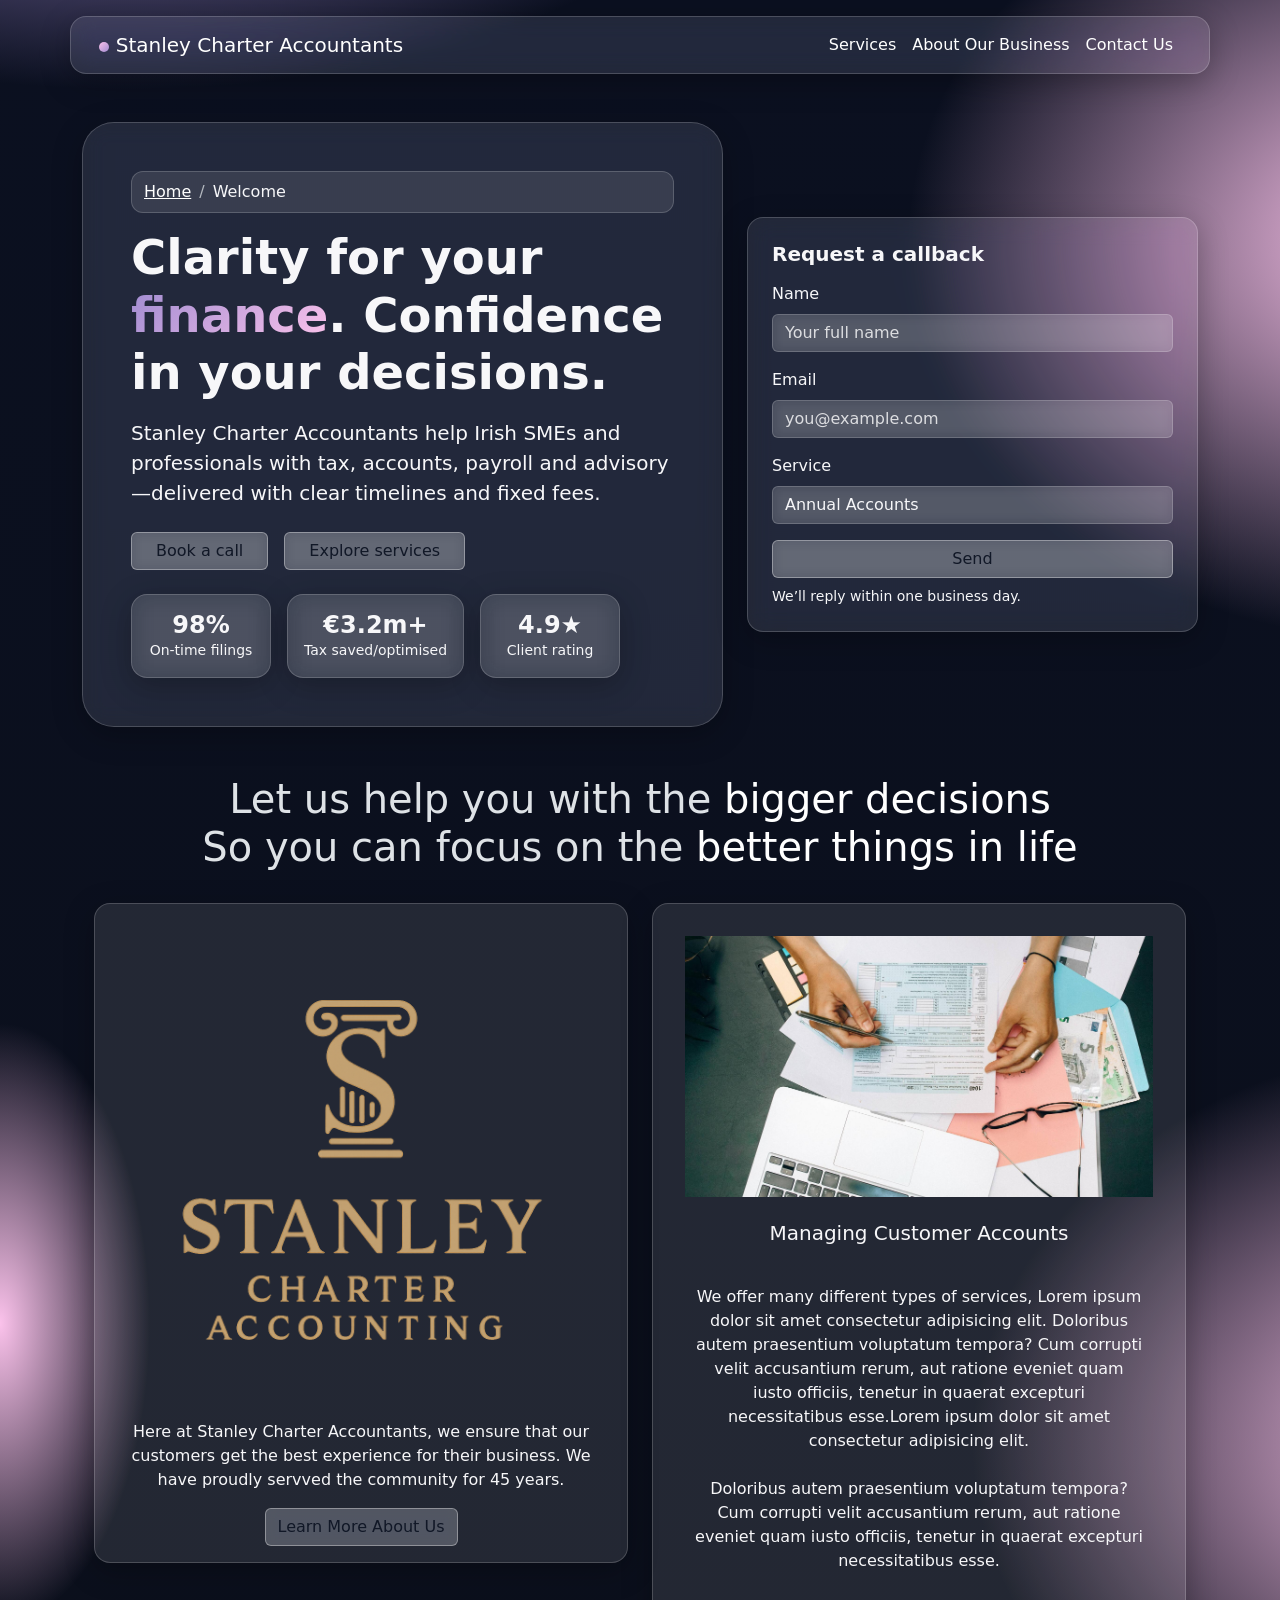
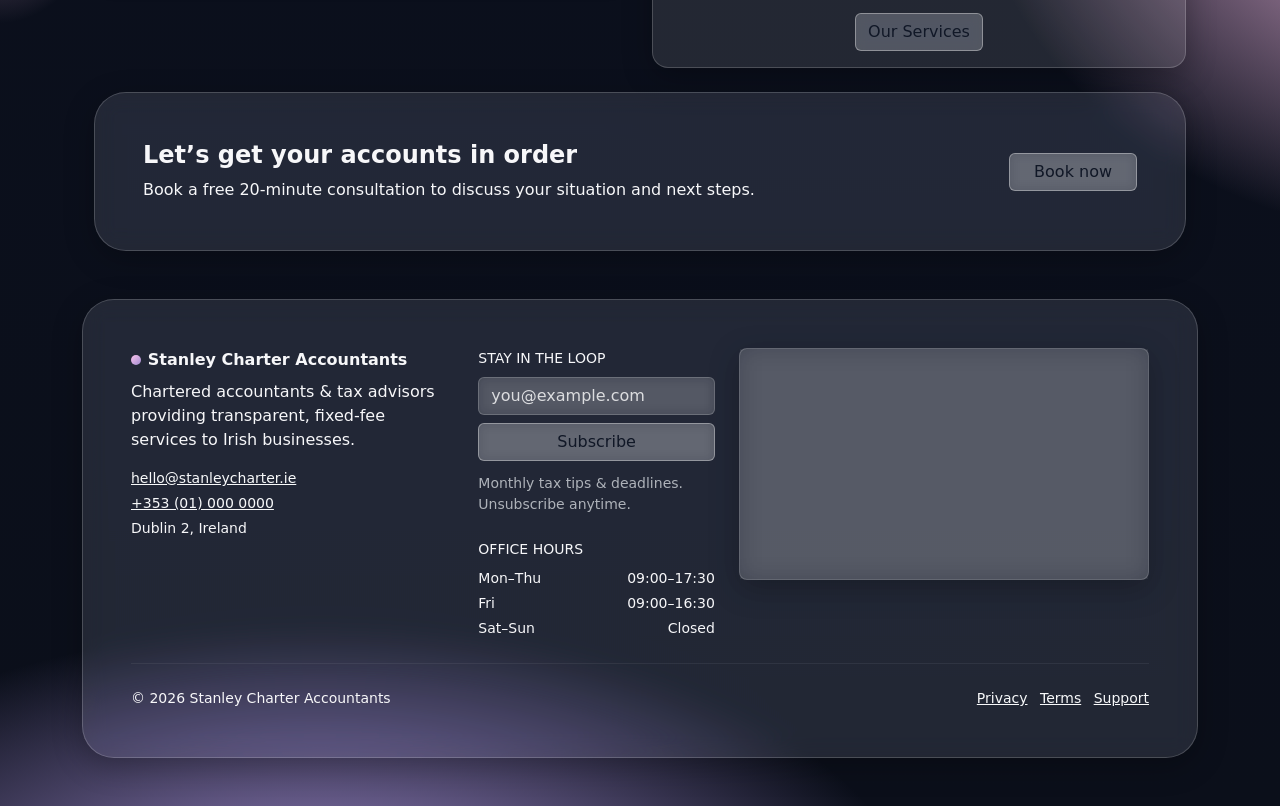
<file: CA3-ContactForm-Bootstrap-ZoeKearney-D00285411-5/Index.html>
<!doctype html>
<html lang="en">
  <head>
    <meta charset="utf-8">
    <meta name="viewport" content="width=device-width, initial-scale=1">
    <meta name="description" content="">
    <meta name="author" content="Mark Otto, Jacob Thornton, and Bootstrap contributors">
    <meta name="generator" content="Hugo 0.80.0">
    <title>Stanley Charter Accountants</title>
    <script src="https://code.jquery.com/jquery-3.7.1.min.js"></script>

    <!-- Bootstrap core CSS -->
    <link href="css/bootstrap.min.css" rel="stylesheet">
    <!-- Custom styles for this template -->
    <link href="css/Custom/mystyle.css" rel="stylesheet">
    <link href="css/Custom/glass.css" rel="stylesheet">
  </head>
  <body class="glass-theme bg-glass-backdrop" data-bs-theme="dark">
    
    <nav class="navbar navbar-expand-lg container mt-3 rounded-4 px-3">
      <div class="container">
        <a class="navbar-brand" href="Index.html">
          <span class="logo-dot"></span>Stanley Charter Accountants</a>
        <button class="navbar-toggler" type="button" data-bs-toggle="collapse" data-bs-target="#navbarsExample07" aria-controls="navbarsExample07" aria-expanded="false" aria-label="Toggle navigation">
          <span class="navbar-toggler-icon"></span>
        </button>
  
        <div class="collapse navbar-collapse" id="navbarsExample07">
          <ul class="navbar-nav me-auto mb-2 mb-lg-0">
          </ul>
          <span class="d-flex">
            <ul class="navbar-nav me-auto mb-2 mb-lg-0">
              <li class="nav-item">
                <a class="nav-link brand-underline" aria-current="page" href="1Services.html">Services</a>
              </li>
              <li class="nav-item">
                <a class="nav-link brand-underline" aria-current="page" href="2AboutUs.html">About Our Business</a>
              </li>
              <li class="nav-item">
                <a class="nav-link brand-underline" aria-current="page" href="3ContactUs.html">Contact Us</a>
              </li>
            </ul>
          </span>
          </div>
      </div>
    </nav>
  
    <header class="container py-5">
      <div class="row align-items-center gy-4">
        <div class="col-lg-7">
          <div class="glass p-5 rounded-5">
            <nav aria-label="breadcrumb" class="mb-3">
              <ol class="breadcrumb mb-0">
                <li class="breadcrumb-item"><a href="#">Home</a></li>
                <li class="breadcrumb-item" aria-current="page">Welcome</li>
              </ol>
            </nav>
            <h1 class="display-5 fw-bold">Clarity for your <span class="brand-accent">finance</span>. Confidence in your decisions.</h1>
            <p class="lead mt-3">Stanley Charter Accountants help Irish SMEs and professionals with tax, accounts, payroll and advisory—delivered with clear timelines and fixed fees.</p>
            <div class="d-flex gap-3 mt-4">
              <button class="btn btn-light glass-btn px-4" data-bs-toggle="modal" data-bs-target="#consultModal">Book a call</button>
              <a href="#services" class="btn btn-outline-light px-4">Explore services</a>
            </div>
            <div class="d-flex gap-3 hero-kpi mt-4 flex-wrap">
              <div class="kpi glass rounded-4 p-3 text-center"><div class="h4 fw-bold mb-0">98%</div><div class="small text-opacity-75">On-time filings</div></div>
              <div class="kpi glass rounded-4 p-3 text-center"><div class="h4 fw-bold mb-0">€3.2m+</div><div class="small text-opacity-75">Tax saved/optimised</div></div>
              <div class="kpi glass rounded-4 p-3 text-center"><div class="h4 fw-bold mb-0">4.9★</div><div class="small text-opacity-75">Client rating</div></div>
            </div>
          </div>
        </div>
        <div class="col-lg-5">
          <form class="glass p-4 rounded-4">
            <h2 class="h5 fw-semibold mb-3">Request a callback</h2>
            <div class="mb-3">
              <label class="form-label">Name</label>
              <input type="text" class="form-control" placeholder="Your full name">
            </div>
            <div class="mb-3">
              <label class="form-label">Email</label>
              <input type="email" class="form-control" placeholder="you@example.com">
            </div>
            <div class="mb-3">
              <label class="form-label">Service</label>
              <select class="form-select">
                <option>Annual Accounts</option>
                <option>Tax Returns</option>
                <option>Payroll</option>
                <option>Business Advisory</option>
              </select>
            </div>
            <button type="button" class="btn btn-light glass-btn w-100 toastTrigger" >Send</button>
            <p class="small text-opacity-75 mt-2 mb-0">We’ll reply within one business day.</p>
          </form>
        </div>
      </div>
    </header>
  

        

    <!-- <div class="container py-5">
      <div class="card mb-4">
        <div class="card-body">
          <h5 class="card-title">This card is glassy via hook</h5>
          <p class="card-text">Standard Bootstrap card, styled by the theme.</p>
          <button class="btn btn-light glass-btn">Glass Button</button>
        </div>
      </div>
    
      <div class="card glass mb-4">
        <div class="card-body">
          <h5 class="card-title">Forced glass</h5>
          <p class="card-text">`.glass` utility makes any block translucent.</p>
        </div>
      </div>
    </div>
     -->

<main class="container">
  <div class=" text-center pb-4">
    <h1>Let us help you with the <span class='brand-underline'>bigger decisions </span> <br>So you can focus on the <span class='brand-underline'>better things in life</span></h1>
      </div>
    </div>
        </div>
    

    <div class="container text-center">
      <div class="row">
        <div class="col-12 col-lg-6">
          <div class="card mb-4">
          <div class="card-body">
            <img src="images/StanleyLogoTransparent.png" class="img-fluid"  alt="...">
            <p class="card-text">Here at Stanley Charter Accountants, we ensure that our customers get the best experience for their business. We have proudly servved the community for 45 years.</p>
            <a button href="2AboutUs.html" class="btn btn-light glass-btn">Learn More About Us</a> 
          </div></div>

        </div>
        <div class="col-12 col-lg-6">
          <div class="card mb-4">
          <div class="card-body">
            <img src="images/Papers.jpg" class="img-fluid p-3"  alt="...">
            <h5 class="card-title p-2">Managing Customer Accounts</h5>
            <p class="card-text card-text-bottom p-4">We offer many different types of services, Lorem ipsum dolor sit amet consectetur adipisicing elit. Doloribus autem praesentium voluptatum tempora? Cum corrupti velit accusantium rerum, aut ratione eveniet quam iusto officiis, tenetur in quaerat excepturi necessitatibus esse.Lorem ipsum dolor sit amet consectetur adipisicing elit.<br><br> Doloribus autem praesentium voluptatum tempora? Cum corrupti velit accusantium rerum, aut ratione eveniet quam iusto officiis, tenetur in quaerat excepturi necessitatibus esse.</p>
            <a button href="1Services.html" class="btn btn-light glass-btn">Our Services</a> 
          </div>
        </div></div>
      </div>
    </div>

    <!-- <nav class="navbar navbar-expand-lg container mt-3 rounded-4 px-3">
        <div class="row">
        <a class="navbar-brand" href="0Home.html">
          <span class="logo-dot"></span>Stanley Charter Accountants</a>
        <button class="navbar-toggler" type="button" data-bs-toggle="collapse" data-bs-target="#navbarsExample07" aria-controls="navbarsExample07" aria-expanded="false" aria-label="Toggle navigation">
          <span class="navbar-toggler-icon"></span>
        </button>
        <div class="collapse navbar-collapse align-items-right">
          <ul class="navbar-nav me-auto mb-2 mb-lg-0">
          </ul>
          <span class="d-flex">
            <ul class="navbar-nav me-auto mb-2 mb-lg-0">
              <li class="nav-item">
                <a class="nav-link" aria-current="page" href="1Services.html">Services</a>
              </li>
              <li class="nav-item">
                <a class="nav-link" aria-current="page" href="2AboutUs.html">About Our Business</a>
              </li>
              <li class="nav-item">
                <a class="nav-link" aria-current="page" href="3ContactUs.html">Contact Us</a>
              </li>
            </ul>
          </span>
          </div>
          <div class="row">
            <div id="demoToast" class="toast align-items-center border-0" role="alert" aria-live="assertive" aria-atomic="true">
              <div class="d-flex">
                <div class="toast-body">
                  Thanks! We’ll be in touch shortly.
                </div>
                <button type="button" class="btn-close btn-close-white me-2 m-auto" data-bs-dismiss="toast" aria-label="Close"></button>
              </div>
            </div>
            <p class="card-text">Standard Bootstrap card, styled by the theme.</p>
      </div>
   
    </nav> -->
  
    <section class="container pb-5" id="cta">
    <div class="glass rounded-5 p-4 p-md-5 d-flex flex-column flex-md-row align-items-md-center">
      <div class="flex-fill">
        <h2 class="h4 fw-semibold mb-2">Let’s get your accounts in order</h2>
        <p class="mb-0">Book a free 20-minute consultation to discuss your situation and next steps.</p>
      </div>
      <button class="btn btn-light glass-btn mt-3 mt-md-0 ms-md-3 px-4" data-bs-toggle="modal" data-bs-target="#consultModal">Book now</button>
    </div>
  </section>




    
  </main><!-- /.container -->

<!-- FOOTER (Simplified Glassmorphic) -->
<footer class="mt-auto">
  <div class="container pb-4 pb-md-5">
    <div class="glass rounded-5 p-4 p-md-5">
      <div class="row g-4">
        <!-- About / Brand -->
        <div class="col-12 col-md-4">
          <div class="d-flex align-items-center mb-2">
            <span class="logo-dot"></span>
            <span class="fw-semibold">Stanley Charter Accountants</span>
          </div>
          <p class="mb-3 text-opacity-75">
            Chartered accountants & tax advisors providing transparent,
            fixed-fee services to Irish businesses.
          </p>
          <ul class="list-unstyled small text-opacity-75 mb-0">
            <li class="mb-1"><a class="link-light" href="mailto:hello@stanleycharter.ie">hello@stanleycharter.ie</a></li>
            <li class="mb-1"><a class="link-light" href="tel:+3531000000">+353 (01) 000 0000</a></li>
            <li>Dublin 2, Ireland</li>
          </ul>
        </div>

        <!-- Quick Links -->
        <div class="col-12 col-md-6 col-lg-3">
          <div class="small text-uppercase text-opacity-75 mb-2">Stay in the loop</div>
          <form class="row g-2">
            <div class="col-12">
              <input type="email" class="form-control" placeholder="you@example.com" aria-label="Email for newsletter">
            </div>
            <div class="col-12 d-grid">
              <button type="button" class="btn btn-light glass-btn">Subscribe</button>
            </div>
            <div class="col-12">
              <div class="form-text text-opacity-75">Monthly tax tips & deadlines. Unsubscribe anytime.</div>
            </div>
          </form>

          <!-- Hours using a simple two-column layout -->
          <div class="mt-4">
            <div class="small text-uppercase text-opacity-75 mb-2">Office Hours</div>
            <div class="row row-cols-2 g-1 small">
              <div class="col text-opacity-75">Mon–Thu</div><div class="col text-end">09:00–17:30</div>
              <div class="col text-opacity-75">Fri</div><div class="col text-end">09:00–16:30</div>
              <div class="col text-opacity-75">Sat–Sun</div><div class="col text-end">Closed</div>
            </div>
          </div>
        </div>


        <!-- Services -->
        <div class="col-6 col-md-5">
          <div class="glass ratio ratio-16x9 rounded-3">
          <iframe
                    src="https://www.google.com/maps/embed?pb=!1m18!1m12!1m3!1d9528.75154526004!2d-6.264573113336666!3d53.33989280659701!2m3!1f0!2f0!3f0!3m2!1i1024!2i768!4f13.1!3m3!1m2!1s0x48670e99f179a43f%3A0xd184cba93356be9e!2sDublin%202!5e0!3m2!1sen!2sie!4v1762451367637!5m2!1sen!2sie"
                    title="Map placeholder"
                    style="background: rgba(255,255,255,.06); border: 0;"
                  ></iframe>
                </div>

          <!-- <div class="small text-uppercase text-opacity-75 mb-2">Services</div>
          <ul class="list-unstyled mb-0">
            <li class="mb-1"><a class="link-light" href="#">Accounts</a></li>
            <li class="mb-1"><a class="link-light" href="#">Tax Returns</a></li>
            <li class="mb-1"><a class="link-light" href="#">Payroll</a></li>
            <li class="mb-1"><a class="link-light" href="#">Advisory</a></li>
          </ul> -->
        </div>

        <!-- Newsletter -->
        <!-- <div class="col-12 col-md-2">
          <div class="small text-uppercase text-opacity-75 mb-2">Newsletter</div>
          <form class="d-flex flex-column gap-2">
            <input type="email" class="form-control" placeholder="you@example.com" aria-label="Email">
            <button type="button" class="btn btn-light glass-btn">Subscribe</button>
          </form>
          <div class="form-text text-opacity-75 mt-1">
            Monthly tips & updates.
          </div>
        </div> -->
      </div>

      <hr class="border-light border-opacity-25 my-4">

      <!-- Bottom Bar -->
      <div class="row align-items-center small gy-2">
        <div class="col-12 col-md">
          <span class="text-opacity-75">© <span id="year-footer"></span> Stanley Charter Accountants</span>
        </div>
        <div class="col-12 col-md-auto">
          <ul class="list-inline mb-0">
            <li class="list-inline-item"><a class="link-light" href="#">Privacy</a></li>
            <li class="list-inline-item"><a class="link-light" href="#">Terms</a></li>
            <li class="list-inline-item"><a class="link-light" href="#faq">Support</a></li>
          </ul>
        </div>
      </div>
    </div>
  </div>
</footer>

<!-- MODAL (shows modal styling) -->
<div class="modal fade" id="consultModal" tabindex="-1" aria-labelledby="consultModalLabel" aria-hidden="true">
  <div class="modal-dialog modal-dialog-centered">
    <div class="modal-content rounded-4">
      <div class="modal-header">
        <h5 class="modal-title" id="consultModalLabel">Book a free consultation</h5>
        <button type="button" class="btn-close btn-close-white" data-bs-dismiss="modal" aria-label="Close"></button>
      </div>
      <form>
        <div class="modal-body">
          <div class="mb-3">
            <label class="form-label">Full name</label>
            <input type="text" class="form-control" placeholder="Your name">
          </div>
          <div class="mb-3">
            <label class="form-label">Email address</label>
            <input type="email" class="form-control" placeholder="you@example.com">
          </div>
          <div class="mb-3">
            <label class="form-label">Preferred time</label>
            <select class="form-select">
              <option>Morning</option>
              <option>Afternoon</option>
              <option>Evening</option>
            </select>
          </div>
          <div class="mb-3">
            <label class="form-label">Notes</label>
            <textarea class="form-control" rows="3" placeholder="Tell us a little about your needs"></textarea>
          </div>
        </div>
        <div class="modal-footer">
          <button class="btn btn-outline-light" data-bs-dismiss="modal">Close</button>
          <button class="btn btn-light toastTrigger glass-btn " type="button">Request meeting</button>
        </div>
      </form>
    </div>
  </div>
</div>

<!-- TOAST (shows toast styling) -->
<div class="position-fixed bottom-0 end-0 p-3" style="z-index: 1080">
  <div id="demoToast" class="toast align-items-center border-0" role="alert" aria-live="assertive" aria-atomic="true">
    <div class="d-flex">
      <div class="toast-body">
        Thanks! We’ll be in touch shortly.
      </div>
      <button type="button" class="btn-close btn-close-white me-2 m-auto" data-bs-dismiss="toast" aria-label="Close"></button>
    </div>
  </div>
</div>

<script src="js/bootstrap.bundle.min.js"></script>


<script>
  // Keep footer year current
  (document.getElementById('year-footer') || {}).textContent = new Date().getFullYear();

  
const toastTriggers = document.querySelectorAll('.toastTrigger');

toastTriggers.forEach(trigger => {
  trigger.addEventListener('click', (e) => {

    // SHOW TOAST
    const toastEl = document.getElementById('demoToast');
    const toast = new bootstrap.Toast(toastEl, { delay: 3000 });
    toast.show();

    // IF BUTTON IS INSIDE A MODAL → close modal, reset form
    const modal = trigger.closest('.modal');
    if (modal) {
      const modalInstance = bootstrap.Modal.getInstance(modal);
      // Delay to prevent ARIA focus error
      setTimeout(() => modalInstance.hide(), 0);


      // Reset only that modal's form
      const form = modal.querySelector('form');
      if (form) form.reset();
    }

    // IF BUTTON IS INSIDE A FORM ON THE PAGE → reset it
    const parentForm = trigger.closest('form');
    if (parentForm && !modal) {
      parentForm.reset();
    }
  });
});





</script>











  </body>
</html>
</file>
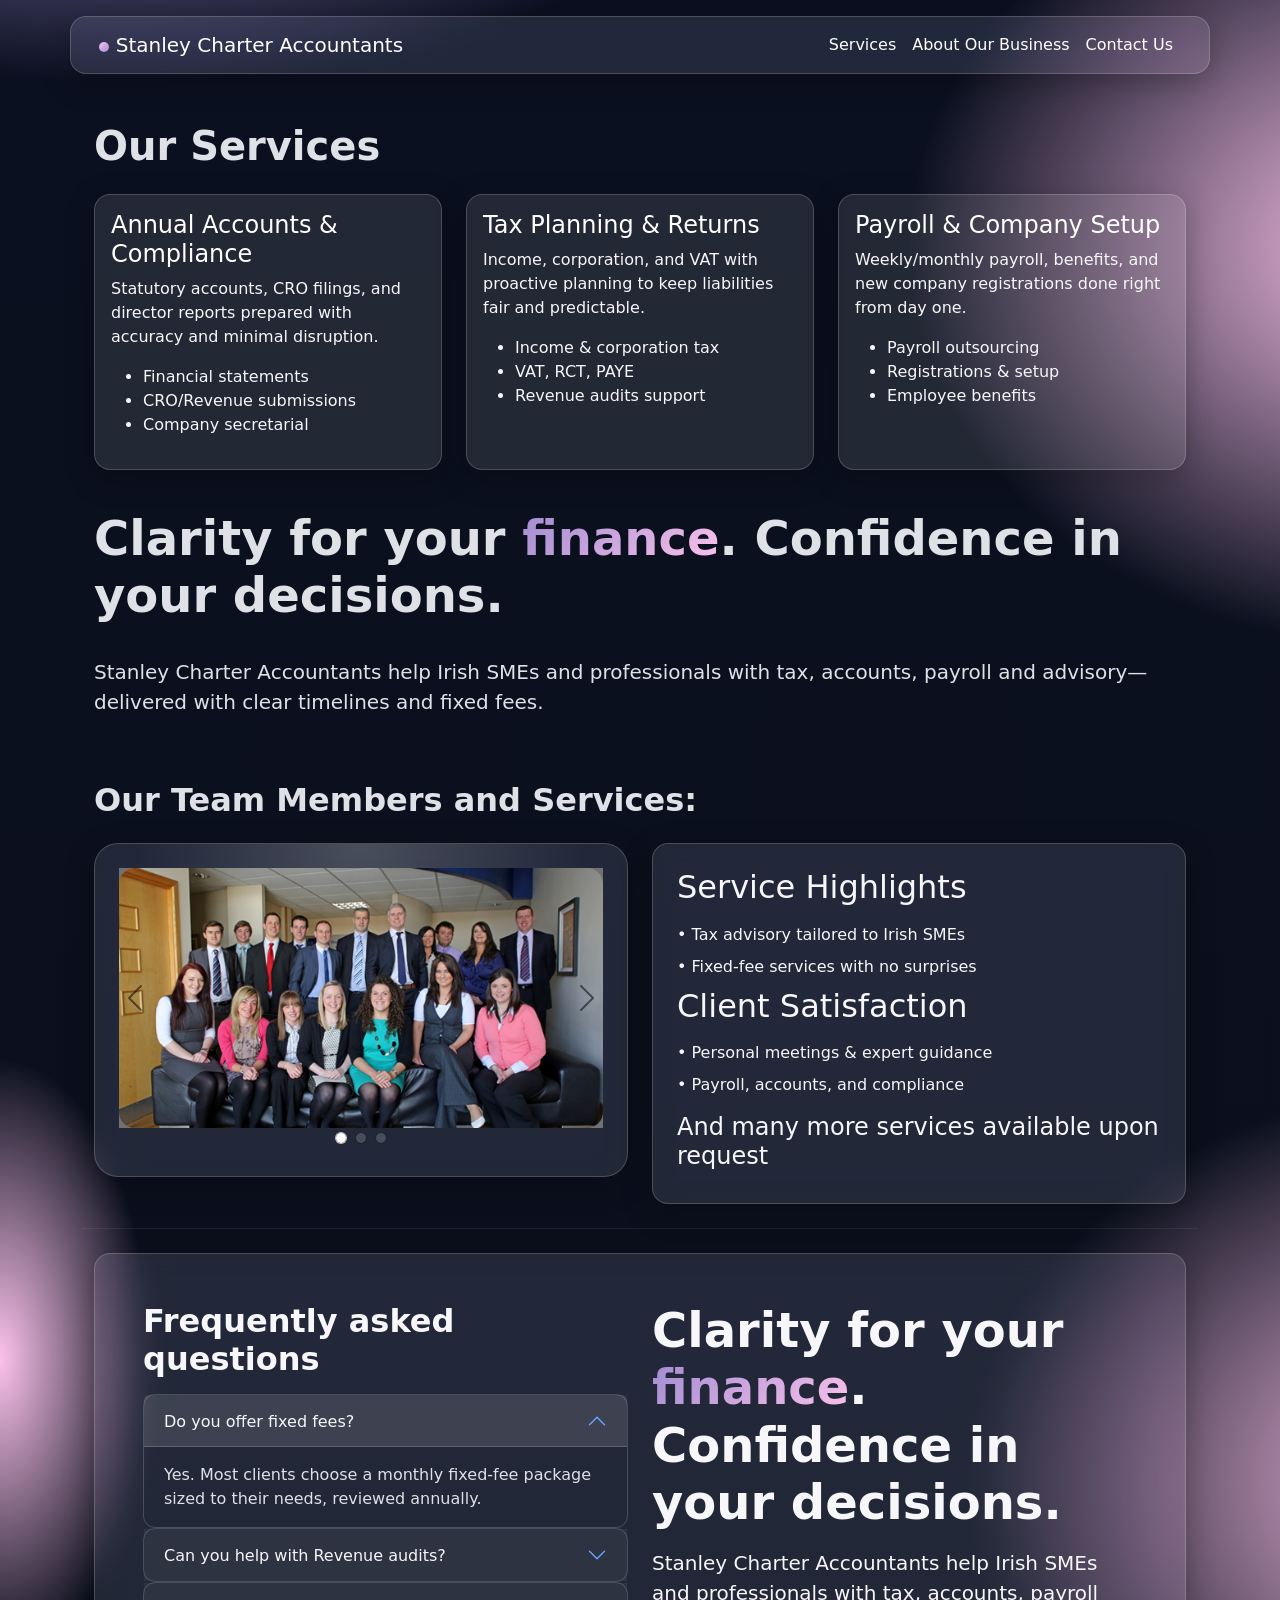
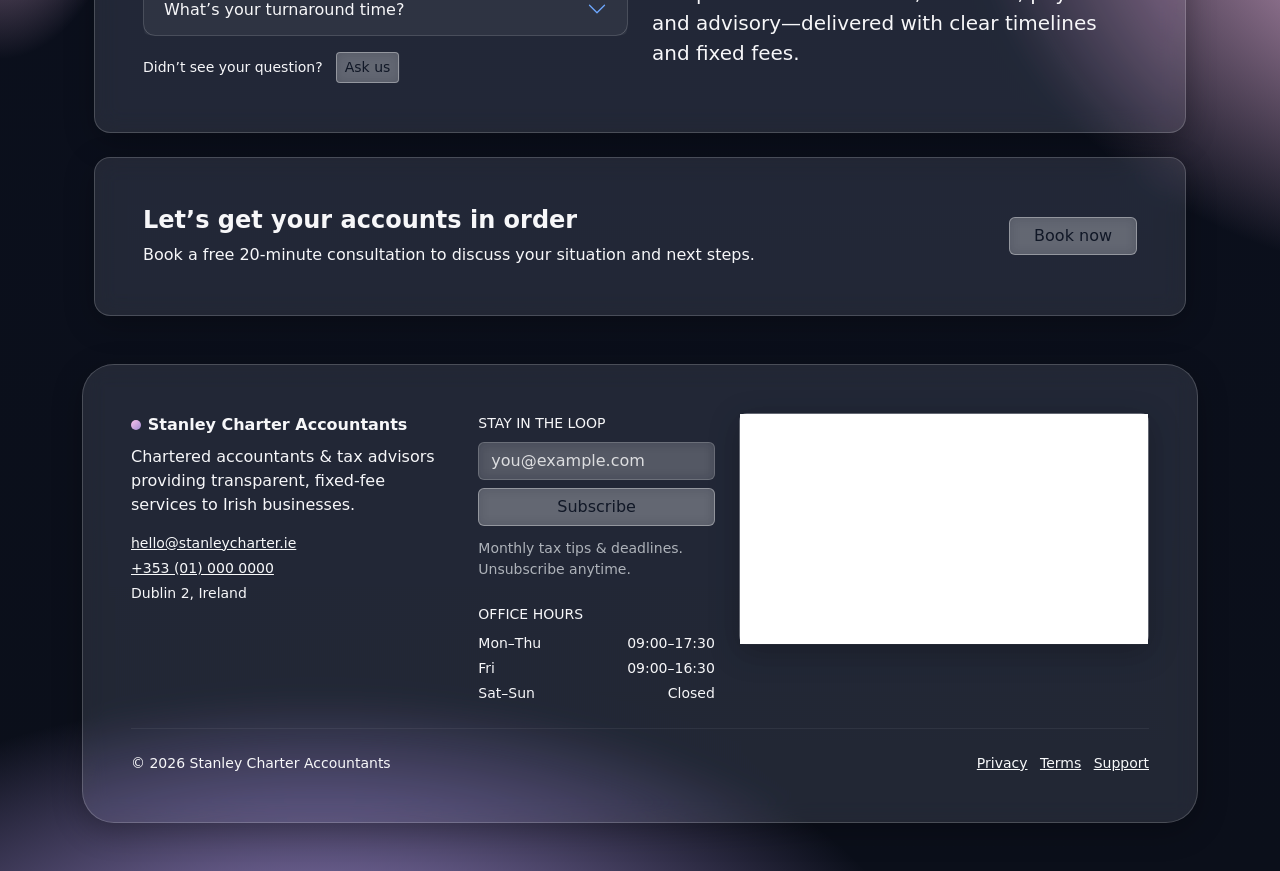
<file: CA3-ContactForm-Bootstrap-ZoeKearney-D00285411-5/1Services.html>
<!doctype html>
<html lang="en">
  <head>
    <meta charset="utf-8">
    <meta name="viewport" content="width=device-width, initial-scale=1">
    <meta name="description" content="">
    <meta name="author" content="Mark Otto, Jacob Thornton, and Bootstrap contributors">
    <meta name="generator" content="Hugo 0.80.0">
    <title>Stanley Charter Accountants</title>

    <!-- Bootstrap core CSS -->
    <link href="css/bootstrap.min.css" rel="stylesheet">

    <!-- Custom styles -->
    <link href="css/Custom/mystyle.css" rel="stylesheet">
    <link href="css/Custom/glass.css" rel="stylesheet">
  </head>

  <body class="glass-theme bg-glass-backdrop" data-bs-theme="dark">
    <nav class="navbar navbar-expand-lg container mt-3 rounded-4 px-3">
      <div class="container">
        <a class="navbar-brand" href="Index.html">
          <span class="logo-dot"></span>Stanley Charter Accountants
        </a>

        <button class="navbar-toggler" type="button" data-bs-toggle="collapse"
                data-bs-target="#navbarsExample07" aria-controls="navbarsExample07"
                aria-expanded="false" aria-label="Toggle navigation">
          <span class="navbar-toggler-icon"></span>
        </button>

        <div class="collapse navbar-collapse" id="navbarsExample07">
          <ul class="navbar-nav me-auto mb-2 mb-lg-0"></ul>

          <span class="d-flex">
            <ul class="navbar-nav me-auto mb-2 mb-lg-0">
              <li class="nav-item">
                <a class="nav-link brand-underline" href="1Services.html">Services</a>
              </li>
              <li class="nav-item">
                <a class="nav-link brand-underline" href="2AboutUs.html">About Our Business</a>
              </li>
              <li class="nav-item">
                <a class="nav-link brand-underline" href="3ContactUs.html">Contact Us</a>
              </li>
            </ul>
          </span>
        </div>
      </div>
    </nav>

    <main class="container my-5 flex-grow-1">
      <!-- SERVICES -->
      <section class="container pb-5" id="services">
        <h1 class="fw-semibold mb-4">Our Services</h1>

        <div class="row g-4">
          <div class="col-md-6 col-lg-4">
            <div class="card h-100">
              <div class="card-body">
                <h4 class="brand-underline">Annual Accounts & Compliance</h4>
                <p>Statutory accounts, CRO filings, and director reports prepared with accuracy and minimal disruption.</p>
                <ul class="mb-0">
                  <li>Financial statements</li>
                  <li>CRO/Revenue submissions</li>
                  <li>Company secretarial</li>
                </ul>
              </div>
              <div class="card-footer bg-transparent border-0"></div>
            </div>
          </div>

          <div class="col-md-6 col-lg-4">
            <div class="card h-100">
              <div class="card-body">
                <h4 class="brand-underline">Tax Planning & Returns</h4>
                <p>Income, corporation, and VAT with proactive planning to keep liabilities fair and predictable.</p>
                <ul class="mb-0">
                  <li>Income & corporation tax</li>
                  <li>VAT, RCT, PAYE</li>
                  <li>Revenue audits support</li>
                </ul>
              </div>
              <div class="card-footer bg-transparent border-0"></div>
            </div>
          </div>

          <div class="col-md-6 col-lg-4">
            <div class="card h-100">
              <div class="card-body">
                <h4 class="brand-underline">Payroll & Company Setup</h4>
                <p>Weekly/monthly payroll, benefits, and new company registrations done right from day one.</p>
                <ul class="mb-0">
                  <li>Payroll outsourcing</li>
                  <li>Registrations & setup</li>
                  <li>Employee benefits</li>
                </ul>
              </div>
              <div class="card-footer bg-transparent border-0"></div>
            </div>
          </div>

          <h1 class="display-5 pt-3 fw-bold">
            Clarity for your <span class="brand-accent">finance</span>. Confidence in your decisions.
          </h1>
          <p class="lead mb-3">
            Stanley Charter Accountants help Irish SMEs and professionals with tax, accounts, payroll and advisory—delivered with clear timelines and fixed fees.
          </p>
        </div>
      </section>

      <!-- TEAM + CAROUSEL -->
      <div class="container">
        <h2 class="fw-semibold mb-4">Our Team Members and Services:</h2>

        <div class="row g-4">
          <!-- LEFT COLUMN -->
          <div class="col-md-6">
            <div class="card pb-4 mb-4 slideshow-container glass hover-float">
              <div id="demo" class="carousel slide p-4" data-bs-ride="carousel">
                <div class="carousel-indicators mb-2">
                  <button type="button" data-bs-target="#demo" data-bs-slide-to="0" class="active"></button>
                  <button type="button" data-bs-target="#demo" data-bs-slide-to="1"></button>
                  <button type="button" data-bs-target="#demo" data-bs-slide-to="2"></button>
                </div>

                <div class="carousel-inner img-resize">
                  <div class="carousel-item active">
                    <img src="images/TeamOutside.jpg" class="d-block w-100">
                    <h4 class="mt-2 text-center">Our Team</h4>
                  </div>
                  <div class="carousel-item">
                    <img src="images/TeamPhoto.png" class="d-block w-100">
                    <h4 class="mt-2 text-center">Meeting Face to Face</h4>
                  </div>
                  <div class="carousel-item">
                    <img src="images/Meeting.webp" class="d-block w-100">
                    <h4 class="mt-2 text-center">Meeting Our Clients</h4>
                  </div>
                </div>

                <button class="carousel-control-prev" type="button" data-bs-target="#demo" data-bs-slide="prev">
                  <span class="carousel-control-prev-icon"></span>
                </button>
                <button class="carousel-control-next" type="button" data-bs-target="#demo" data-bs-slide="next">
                  <span class="carousel-control-next-icon"></span>
                </button>
              </div>
            </div>
          </div>

          <!-- RIGHT COLUMN -->
          <div class="col-md-6">
            <div class="card glass align p-4">
              <h2 class="mb-3">Service Highlights</h2>
              <p class="mb-2">• Tax advisory tailored to Irish SMEs</p>
              <p class="mb-2">• Fixed-fee services with no surprises</p>

              <h2 class="mb-3">Client Satisfaction</h2>
              <p class="mb-2">• Personal meetings & expert guidance</p>
              <p class="mb-0">• Payroll, accounts, and compliance</p>

              <h3 class="h4 mt-3">
                And many more services available upon request
              </h3>
            </div>
          </div>
        </div>
      </div>

      <hr class="my-4 border-light border-opacity-25">

      <!-- FAQ -->
      <div class="container">
        <div class="card glass p-5 mt-3">
          <div class="row g-4">
            <div class="col-6">
              <h2 class="fw-semibold mb-3">Frequently asked questions</h2>

              <div class="accordion" id="faqAcc">
                <div class="accordion-item">
                  <h2 class="accordion-header" id="q1h">
                    <button class="accordion-button" type="button" data-bs-toggle="collapse"
                            data-bs-target="#q1" aria-expanded="true" aria-controls="q1">
                      Do you offer fixed fees?
                    </button>
                  </h2>
                  <div id="q1" class="accordion-collapse collapse show">
                    <div class="accordion-body">Yes. Most clients choose a monthly fixed-fee package sized to their needs, reviewed annually.</div>
                  </div>
                </div>

                <div class="accordion-item">
                  <h2 class="accordion-header" id="q2h">
                    <button class="accordion-button collapsed" type="button" data-bs-toggle="collapse"
                            data-bs-target="#q2" aria-expanded="false" aria-controls="q2">
                      Can you help with Revenue audits?
                    </button>
                  </h2>
                  <div id="q2" class="accordion-collapse collapse">
                    <div class="accordion-body">Absolutely. We support preparation, correspondence, and negotiation to resolve matters quickly.</div>
                  </div>
                </div>

                <div class="accordion-item">
                  <h2 class="accordion-header" id="q3h">
                    <button class="accordion-button collapsed" type="button" data-bs-toggle="collapse"
                            data-bs-target="#q3" aria-expanded="false" aria-controls="q3">
                      What’s your turnaround time?
                    </button>
                  </h2>
                  <div id="q3" class="accordion-collapse collapse">
                    <div class="accordion-body">Simple queries within one business day; annual accounts typically within 10–20 working days from receipt of records.</div>
                  </div>
                </div>
              </div>

              <div class="mt-3">
                <span class="small text-opacity-75">Didn’t see your question?</span>
                <button class="btn btn-sm btn-light glass-btn ms-2">
                  Ask us
                  <a href="3ContactUs.html" class="stretched-link"></a>
                </button>
              </div>
            </div>

            <div class="col-md-6 custom-align">
              <h1 class="display-5 fw-bold">
                Clarity for your <span class="brand-accent">finance</span>. Confidence in your decisions.
              </h1>
              <p class="lead mt-3">
                Stanley Charter Accountants help Irish SMEs and professionals with tax,
                accounts, payroll and advisory—delivered with clear timelines and fixed fees.
              </p>
            </div>
          </div>
        </div>
      </div>

      <section class="container pt-4" id="cta">
        <div class="glass rounded-4 p-4 p-md-5 d-flex flex-column flex-md-row align-items-md-center">
          <div class="flex-fill">
            <h2 class="h4 fw-semibold mb-2">Let’s get your accounts in order</h2>
            <p class="mb-0">Book a free 20-minute consultation to discuss your situation and next steps.</p>
          </div>

          <button class="btn btn-light glass-btn mt-3 mt-md-0 ms-md-3 px-4"
                  data-bs-toggle="modal" data-bs-target="#consultModal">
            Book now
          </button>
        </div>
      </section>
    </main>

    <!-- FOOTER -->
    <footer class="mt-auto">
      <div class="container pb-4 pb-md-5">
        <div class="glass rounded-5 p-4 p-md-5">
          <div class="row g-4">
            <!-- About -->
            <div class="col-12 col-md-4">
              <div class="d-flex align-items-center mb-2">
                <span class="logo-dot"></span>
                <span class="fw-semibold">Stanley Charter Accountants</span>
              </div>

              <p class="mb-3 text-opacity-75">
                Chartered accountants & tax advisors providing transparent,
                fixed-fee services to Irish businesses.
              </p>

              <ul class="list-unstyled small text-opacity-75 mb-0">
                <li class="mb-1">
                  <a class="link-light" href="mailto:hello@stanleycharter.ie">hello@stanleycharter.ie</a>
                </li>
                <li class="mb-1">
                  <a class="link-light" href="tel:+3531000000">+353 (01) 000 0000</a>
                </li>
                <li>Dublin 2, Ireland</li>
              </ul>
            </div>

            <!-- Newsletter -->
            <div class="col-12 col-md-6 col-lg-3">
              <div class="small text-uppercase text-opacity-75 mb-2">Stay in the loop</div>

              <form class="row g-2">
                <div class="col-12">
                  <input type="email" class="form-control" placeholder="you@example.com">
                </div>
                <div class="col-12 d-grid">
                  <button type="button" class="btn btn-light glass-btn">Subscribe</button>
                </div>
                <div class="col-12">
                  <div class="form-text text-opacity-75">Monthly tax tips & deadlines. Unsubscribe anytime.</div>
                </div>
              </form>

              <div class="mt-4">
                <div class="small text-uppercase text-opacity-75 mb-2">Office Hours</div>
                <div class="row row-cols-2 g-1 small">
                  <div class="col text-opacity-75">Mon–Thu</div><div class="col text-end">09:00–17:30</div>
                  <div class="col text-opacity-75">Fri</div><div class="col text-end">09:00–16:30</div>
                  <div class="col text-opacity-75">Sat–Sun</div><div class="col text-end">Closed</div>
                </div>
              </div>
            </div>

            <!-- Map -->
            <div class="col-6 col-md-5">
              <div class="glass ratio ratio-16x9 rounded-3">
                <iframe
                  src="https://www.google.com/maps/embed?pb=!1m18!1m12!1m3!1d9528.75154526004!2d-6.264573113336666!3d53.33989280659701!2m3!1f0!2f0!3f0!3m2!1i1024!2i768!4f13.1!3m3!1m2!1s0x48670e99f179a43f%3A0xd184cba93356be9e!2sDublin%202!5e0!3m2!1sen!2sie!4v1762451367637!5m2!1sen!2sie"
                  style="background: rgba(255,255,255,.06); border: 0;"
                  title="Map placeholder">
                </iframe>
              </div>
            </div>
          </div>

          <hr class="border-light border-opacity-25 my-4">

          <div class="row align-items-center small gy-2">
            <div class="col-12 col-md">
              <span class="text-opacity-75">
                © <span id="year-footer"></span> Stanley Charter Accountants
              </span>
            </div>

            <div class="col-12 col-md-auto">
              <ul class="list-inline mb-0">
                <li class="list-inline-item"><a class="link-light" href="#">Privacy</a></li>
                <li class="list-inline-item"><a class="link-light" href="#">Terms</a></li>
                <li class="list-inline-item"><a class="link-light" href="3ContactUs.html">Support</a></li>
              </ul>
            </div>
          </div>
        </div>
      </div>
    </footer>

    <!-- MODAL -->
    <div class="modal" id="consultModal" tabindex="-1">
      <div class="modal-dialog modal-dialog-centered">
        <div class="modal-content rounded-4">
          <div class="modal-header">
            <h5 class="modal-title">Book a free consultation</h5>
            <button type="button" class="btn-close btn-close-white" data-bs-dismiss="modal"></button>
          </div>

          <form>
            <div class="modal-body">
              <div class="mb-3">
                <label class="form-label">Full name</label>
                <input type="text" class="form-control" placeholder="Your name">
              </div>

              <div class="mb-3">
                <label class="form-label">Email address</label>
                <input type="email" class="form-control" placeholder="you@example.com">
              </div>

              <div class="mb-3">
                <label class="form-label">Preferred time</label>
                <select class="form-select">
                  <option>Morning</option>
                  <option>Afternoon</option>
                  <option>Evening</option>
                </select>
              </div>

              <div class="mb-3">
                <label class="form-label">Notes</label>
                <textarea class="form-control" rows="3" placeholder="Tell us a little about your needs"></textarea>
              </div>
            </div>

            <div class="modal-footer">
              <button class="btn btn-outline-light" data-bs-dismiss="modal">Close</button>
              <button class="btn btn-light toastTrigger glass-btn" type="button">Request meeting</button>
            </div>
          </form>
        </div>
      </div>
    </div>

    <!-- TOAST -->
    <div class="position-fixed bottom-0 end-0 p-3" style="z-index: 1080">
      <div id="demoToast" class="toast align-items-center border-0" role="alert">
        <div class="d-flex">
          <div class="toast-body">Thanks! We’ll be in touch shortly.</div>
          <button type="button" class="btn-close btn-close-white me-2 m-auto" data-bs-dismiss="toast"></button>
        </div>
      </div>
    </div>

    <!-- JS -->
    <script src="js/bootstrap.bundle.min.js"></script>

    <script>
      document.getElementById('year-footer').textContent = new Date().getFullYear();

      const toastTriggers = document.querySelectorAll('.toastTrigger');

      toastTriggers.forEach(trigger => {
        trigger.addEventListener('click', () => {
          const toastEl = document.getElementById('demoToast');
          const toast = new bootstrap.Toast(toastEl, { delay: 3000 });
          toast.show();

          const modal = trigger.closest('.modal');
          if (modal) {
            const modalInstance = bootstrap.Modal.getInstance(modal);
            setTimeout(() => modalInstance.hide(), 0);

            const form = modal.querySelector('form');
            if (form) form.reset();
          }

          const form = trigger.closest('form');
          if (form && !modal) form.reset();
        });
      });
    </script>
  </body>
</html>
</file>
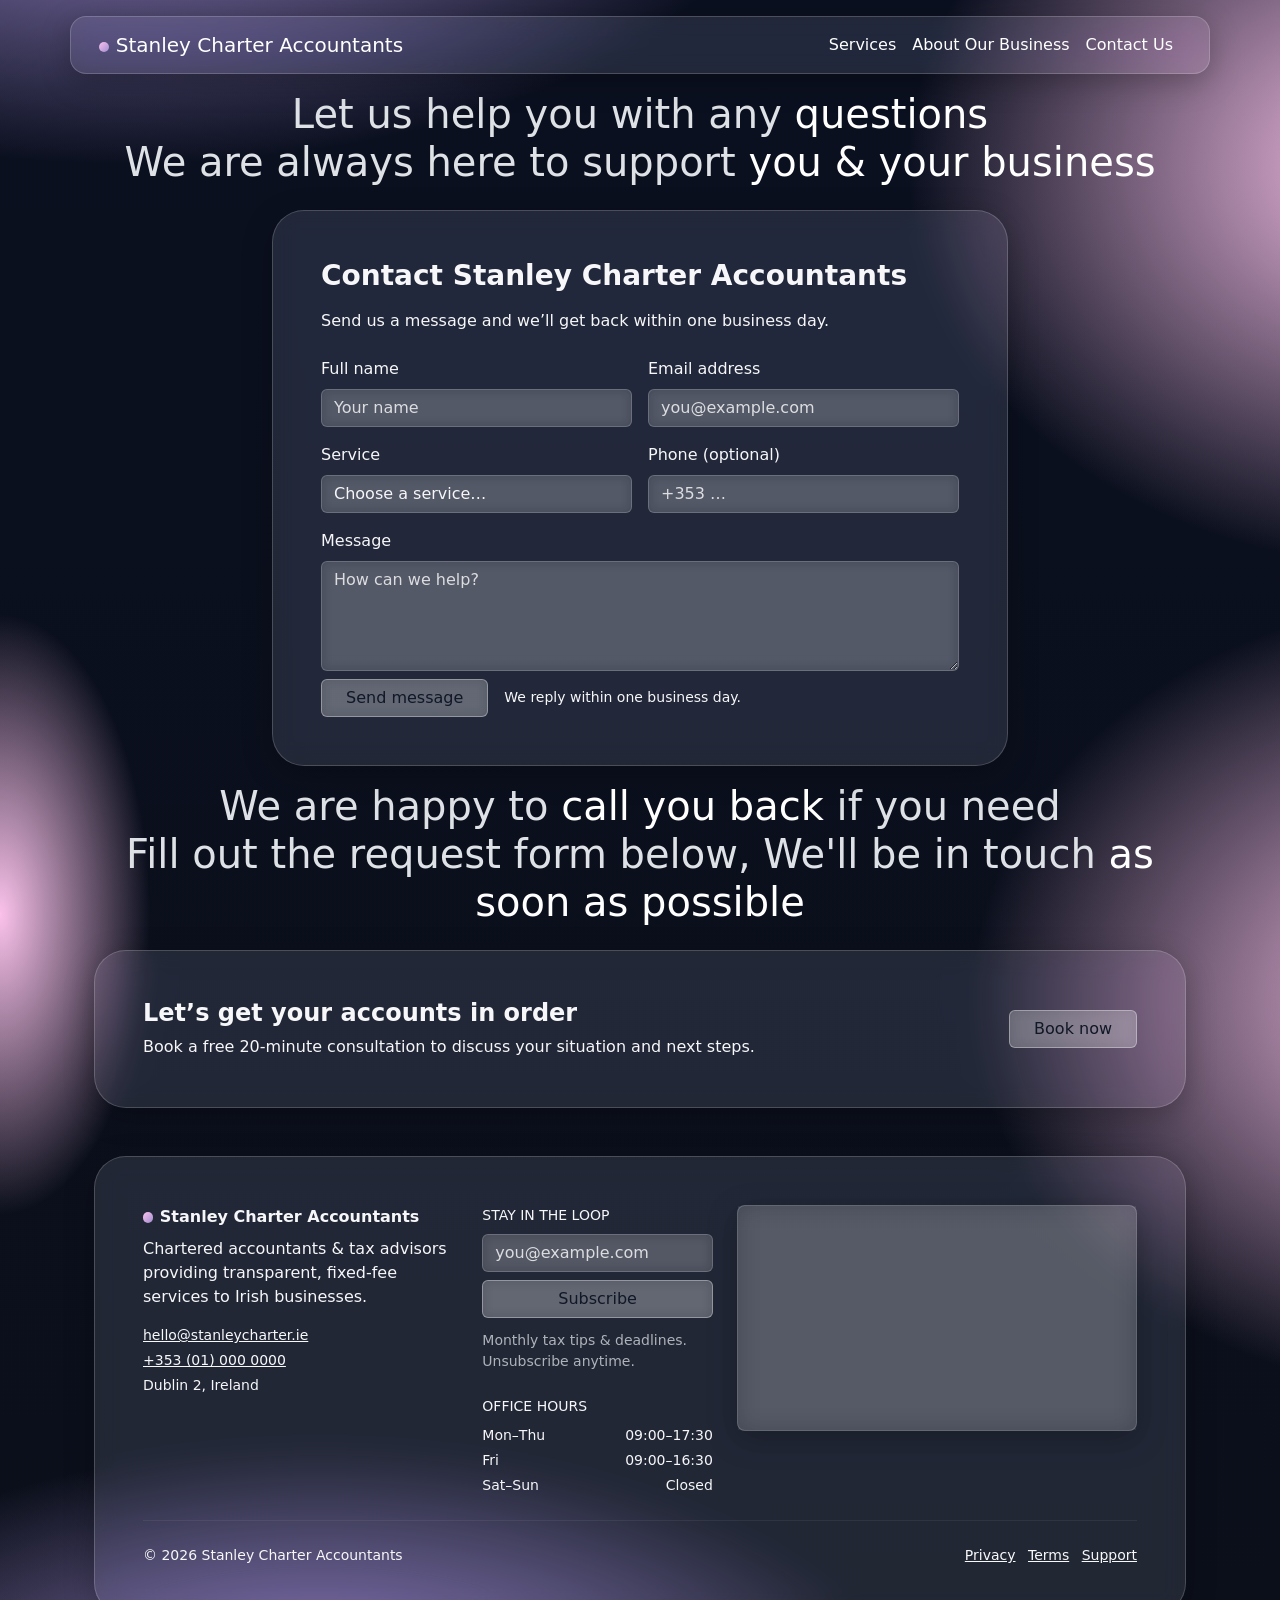
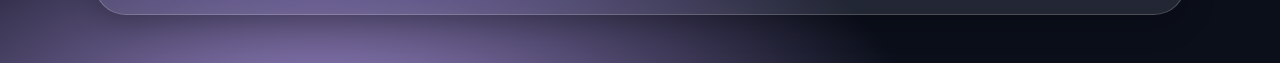
<file: CA3-ContactForm-Bootstrap-ZoeKearney-D00285411-5/3ContactUs.html>
<!doctype html>
<html lang="en">
  <head>
    <meta charset="utf-8">
    <meta name="viewport" content="width=device-width, initial-scale=1">
    <meta name="description" content="">
    <meta name="author" content="Mark Otto, Jacob Thornton, and Bootstrap contributors">
    <meta name="generator" content="Hugo 0.80.0">
    <title>Stanley Charter Accountants</title>
    <script src="js/bootstrap.bundle.min.js"></script>
    <!-- <script src="https://cdnjs.cloudflare.com/ajax/libs/gsap/3.11.3/ScrollTrigger.min.js"></script> -->
    <!-- Bootstrap core CSS -->
<link href="css/bootstrap.min.css" rel="stylesheet">
    <!-- Custom styles for this template -->
    <link href="css/Custom/mystyle.css" rel="stylesheet">
    <link href="css/Custom/glass.css" rel="stylesheet">
  </head>



  <body class="glass-theme bg-glass-backdrop" data-bs-theme="dark">
    
    <nav class="navbar navbar-expand-lg container mt-3 rounded-4 px-3">
      <div class="container">
        <a class="navbar-brand" href="Index.html">
          <span class="logo-dot"></span>Stanley Charter Accountants</a>
        <button class="navbar-toggler" type="button" data-bs-toggle="collapse" data-bs-target="#navbarsExample07" aria-controls="navbarsExample07" aria-expanded="false" aria-label="Toggle navigation">
          <span class="navbar-toggler-icon"></span>
        </button>
  
        <div class="collapse navbar-collapse" id="navbarsExample07">
          <ul class="navbar-nav me-auto mb-2 mb-lg-0">
          </ul>
          <span class="d-flex">
            <ul class="navbar-nav me-auto mb-2 mb-lg-0">
              <li class="nav-item">
                <a class="nav-link brand-underline" aria-current="page" href="1Services.html">Services</a>
              </li>
              <li class="nav-item">
                <a class="nav-link brand-underline" aria-current="page" href="2AboutUs.html">About Our Business</a>
              </li>
              <li class="nav-item">
                <a class="nav-link brand-underline" aria-current="page" href="3ContactUs.html">Contact Us</a>
              </li>
            </ul>
          </span>
          </div>
      </div>
    </nav>


    <div class=" text-center p-3">
      <h1>Let us help you with any <span class='brand-underline'>questions</span> <br>We are always here to support <span class='brand-underline'>you & your business</span></h1>
        </div>



<!-- MAIN: Contact -->
<main class="container">
    <div class="row justify-content-center">
      <div class="col-lg-8">
        <section class="glass p-4 p-md-5 rounded-5">
          <h1 class="h3 fw-semibold mb-3">Contact Stanley Charter Accountants</h1>
          <p class="text-opacity-75 mb-4">
            Send us a message and we’ll get back within one business day.
          </p>

          <form id="contactForm" action="contact-form-handler.php" method="POST">
            <div class="row g-3">
              <div class="col-md-6">
                <label for="name" class="form-label">Full name</label>
                <input id="name" name="name" type="text" class="form-control" placeholder="Your name" required>
                <div class="invalid-feedback">Please enter your name.</div>
              </div>
              <div class="col-md-6">
                <label for="email" class="form-label">Email address</label>
                <input id="email" name="email" type="email" class="form-control" placeholder="you@example.com" required>
                <div class="invalid-feedback">Please enter a valid email.</div>
              </div>
              <div class="col-md-6">
                <label for="service" class="form-label">Service</label>
                <select id="service" name="service" class="form-select" required>
                  <option value="" selected disabled>Choose a service…</option>
                  <option value="Annual Accounts">Annual Accounts</option>
                  <option value="Tax Returns">Tax Returns</option>
                  <option value="Payroll">Payroll</option>
                  <option value="Business Advisory">Business Advisory</option>
                </select>
                <div class="invalid-feedback">Please choose a service.</div>
              </div>
              <div class="col-md-6">
                <label for="phone" class="form-label">Phone (optional)</label>
                <input id="phone" name="contactNumber" type="tel" class="form-control" placeholder="+353 …">
              </div>
              <div class="col-12">
                <label for="message" class="form-label">Message</label>
                <textarea id="message" name="message" class="form-control" rows="4" placeholder="How can we help?" required></textarea>
                <div class="invalid-feedback">Please enter a message.</div>
              </div>
              <div class="col-12 d-flex align-items-center gap-3 mt-2">
                <button id="submitBtn" type="submit" class="btn btn-light glass-btn px-4">
                  <span class="submit-text">Send message</span>
                  <span class="submit-spinner visually-hidden">
                    <span class="spinner-border spinner-border-sm align-text-top" role="status" aria-hidden="true"></span>
                    Sending…
                  </span>
                </button>
                <small class="text-opacity-75">We reply within one business day.</small>
              </div>
            </div>
          </form>
        </section>
      </div>
    </div>
  </div>

  <!-- TOAST: submit feedback -->
  <div class="position-fixed bottom-0 end-0 p-3" style="z-index:1080">
    <div id="contactToast" class="toast align-items-center border-0" role="status" aria-live="polite" aria-atomic="true">
      <div class="d-flex">
        <div class="toast-body">
          Thanks! Your message has been sent. We’ll be in touch shortly.
        </div>
        <button type="button" class="btn-close btn-close-white me-2 m-auto" data-bs-dismiss="toast" aria-label="Close"></button>
      </div>
    </div>
  </div>


<!-- SCRIPTS (inline) -->
<!-- If you haven’t already included Bootstrap’s JS elsewhere, keep this CDN bundle: -->
<script>
  (function () {
    const form = document.getElementById('contactForm');
    const submitBtn = document.getElementById('submitBtn');
    const submitText = submitBtn.querySelector('.submit-text');
    const submitSpinner = submitBtn.querySelector('.submit-spinner');
    const toastEl = document.getElementById('contactToast');
    const toast = new bootstrap.Toast(toastEl, { autohide: true, delay: 3500 });

    const urlParams = new URLSearchParams(window.location.search);
    const myParam = urlParams.get('success');
    if (myParam === '1') {
      toast.show();
    }
    // Helper: simple form validation UI
    function validateForm() {
      let valid = true;
      Array.from(form.elements).forEach(el => {
        if (el.hasAttribute('required')) {
          if (!el.value || (el.type === 'email' && !el.value.match(/^[^\s@]+@[^\s@]+\.[^\s@]+$/))) {
            el.classList.add('is-invalid');
            valid = false;
          } else {
            el.classList.remove('is-invalid');
          }
        }
      });
      return valid;
    }

    // Show/hide loading state
    function setSubmitting(isSubmitting) {
      submitBtn.disabled = isSubmitting;
      submitText.classList.toggle('visually-hidden', isSubmitting);
      submitSpinner.classList.toggle('visually-hidden', !isSubmitting);
    }

    // Collect data and log to console
    function getFormData() {
      const data = {
        name: form.name.value.trim(),
        email: form.email.value.trim(),
        service: form.service.value,
        phone: form.contactNumber.value.trim(),
        message: form.message.value.trim(),
      };
      console.log('[ContactForm] Submitted payload:', data);
      return data;
    }

    // Submit handler
    form.addEventListener('submit', async (e) => {

      if (!validateForm()) {
        // Scroll first invalid into view (nice touch on mobile)
        const firstInvalid = form.querySelector('.is-invalid');
        if (firstInvalid) firstInvalid.scrollIntoView({ behavior: 'smooth', block: 'center' });
        return;
      }

      // Simulate async send (replace with real fetch if needed)
      setSubmitting(true);
      form.submitBtn.submit();
      try {
        // Success: reset & toast
        form.reset();
        Array.from(form.elements).forEach(el => el.classList.remove('is-invalid'));
        toast.show();
      } catch (err) {
        console.error('[ContactForm] Error submitting form:', err);
        // Optionally, turn toast into an error state or show an alert
        toastEl.querySelector('.toast-body').textContent = 'Sorry, something went wrong. Please try again.';
        toast.show();
      } finally {
        setSubmitting(false);
      }
    });

    // Clear invalid state on input
    form.addEventListener('input', (e) => {
      const el = e.target;
      if (el.classList.contains('is-invalid') && el.value.trim() !== '') {
        el.classList.remove('is-invalid');
      }
    });
  })();
</script>


  <div class=" text-center p-3">
    <h1>We are happy to <span class='brand-underline'>call you back </span>  if you need<br>Fill out the request form below, We'll be in touch <span class='brand-underline'>as soon as possible</span></h1>
      </div>
    </div>
        </div>



        <section class="container pb-5" id="cta">
          <div class="glass rounded-5 p-4 p-md-5 d-flex flex-column flex-md-row align-items-md-center">
            <div class="flex-fill">
              <h2 class="h4 fw-semibold mb-2">Let’s get your accounts in order</h2>
              <p class="mb-0">Book a free 20-minute consultation to discuss your situation and next steps.</p>
            </div>
            <button class="btn btn-light glass-btn mt-3 mt-md-0 ms-md-3 px-4" data-bs-toggle="modal" data-bs-target="#consultModal">Book now</button>
          </div>
        </section>

<!-- MODAL (shows modal styling) -->
<div class="modal fade" id="consultModal" tabindex="-1" aria-labelledby="consultModalLabel" aria-hidden="true">
  <div class="modal-dialog modal-dialog-centered">
    <div class="modal-content rounded-4">
      <div class="modal-header">
        <h5 class="modal-title" id="consultModalLabel">Book a free consultation</h5>
        <button type="button" class="btn-close btn-close-white" data-bs-dismiss="modal" aria-label="Close"></button>
      </div>
      <form method="POST" name="contactform" action="contact-form-handler.php"> 
        <div class="modal-body">
          <div class="mb-3">
            <label class="form-label">Full name</label>
            <input type="text" class="form-control" placeholder="Your name">
          </div>
          <div class="mb-3">
            <label class="form-label">Email address</label>
            <input type="email" class="form-control" placeholder="you@example.com">
          </div>
          <div class="mb-3">
            <label class="form-label">Preferred time</label>
            <select class="form-select">
              <option>Morning</option>
              <option>Afternoon</option>
              <option>Evening</option>
            </select>
          </div>
          <div class="mb-3">
            <label class="form-label">Notes</label>
            <textarea class="form-control" rows="3" placeholder="Tell us a little about your needs"></textarea>
          </div>
        </div>
        <div class="modal-footer">
          <button class="btn btn-outline-light" data-bs-dismiss="modal">Close</button>
          <button class="btn btn-light toastTrigger glass-btn " type="button" input type="submit" value="Submit">>Request meeting</button>
          
        </div>
      </form>
    </div>
  </div>
</div>













<!-- TOAST (shows toast styling) -->
<div class="position-fixed bottom-0 end-0 p-3" style="z-index: 1080">
  <div id="demoToast" class="toast align-items-center border-0" role="alert" aria-live="assertive" aria-atomic="true">
    <div class="d-flex">
      <div class="toast-body">
        Thanks! We’ll be in touch shortly.
      </div>
      <button type="button" class="btn-close btn-close-white me-2 m-auto" data-bs-dismiss="toast" aria-label="Close"></button>
    </div>
  </div>
</div>































        <footer class="mt-auto">
          <div class="container pb-4 pb-md-5">
            <div class="glass rounded-5 p-4 p-md-5">
              <div class="row g-4">
                <!-- About / Brand -->
                <div class="col-12 col-md-4">
                  <div class="d-flex align-items-center mb-2">
                    <span class="logo-dot"></span>
                    <span class="fw-semibold">Stanley Charter Accountants</span>
                  </div>
                  <p class="mb-3 text-opacity-75">
                    Chartered accountants & tax advisors providing transparent,
                    fixed-fee services to Irish businesses.
                  </p>
                  <ul class="list-unstyled small text-opacity-75 mb-0">
                    <li class="mb-1"><a class="link-light" href="mailto:hello@stanleycharter.ie">hello@stanleycharter.ie</a></li>
                    <li class="mb-1"><a class="link-light" href="tel:+3531000000">+353 (01) 000 0000</a></li>
                    <li>Dublin 2, Ireland</li>
                  </ul>
                </div>
        
                <!-- Quick Links -->
                <div class="col-12 col-md-6 col-lg-3">
                  <div class="small text-uppercase text-opacity-75 mb-2">Stay in the loop</div>
                  <form class="row g-2">
                    <div class="col-12">
                      <input type="email" class="form-control" placeholder="you@example.com" aria-label="Email for newsletter">
                    </div>
                    <div class="col-12 d-grid">
                      <button type="button" class="btn btn-light glass-btn">Subscribe</button>
                    </div>
                    <div class="col-12">
                      <div class="form-text text-opacity-75">Monthly tax tips & deadlines. Unsubscribe anytime.</div>
                    </div>
                  </form>
        
                  <!-- Hours using a simple two-column layout -->
                  <div class="mt-4">
                    <div class="small text-uppercase text-opacity-75 mb-2">Office Hours</div>
                    <div class="row row-cols-2 g-1 small">
                      <div class="col text-opacity-75">Mon–Thu</div><div class="col text-end">09:00–17:30</div>
                      <div class="col text-opacity-75">Fri</div><div class="col text-end">09:00–16:30</div>
                      <div class="col text-opacity-75">Sat–Sun</div><div class="col text-end">Closed</div>
                    </div>
                  </div>
                </div>
        
        
                <!-- Services -->
                <div class="col-6 col-md-5">
                  <div class="glass ratio ratio-16x9 rounded-3">
                  <iframe
                            src="https://www.google.com/maps/embed?pb=!1m18!1m12!1m3!1d9528.75154526004!2d-6.264573113336666!3d53.33989280659701!2m3!1f0!2f0!3f0!3m2!1i1024!2i768!4f13.1!3m3!1m2!1s0x48670e99f179a43f%3A0xd184cba93356be9e!2sDublin%202!5e0!3m2!1sen!2sie!4v1762451367637!5m2!1sen!2sie"
                            title="Map placeholder"
                            style="background: rgba(255,255,255,.06); border: 0;"
                          ></iframe>
                        </div>
        
                  <!-- <div class="small text-uppercase text-opacity-75 mb-2">Services</div>
                  <ul class="list-unstyled mb-0">
                    <li class="mb-1"><a class="link-light" href="#">Accounts</a></li>
                    <li class="mb-1"><a class="link-light" href="#">Tax Returns</a></li>
                    <li class="mb-1"><a class="link-light" href="#">Payroll</a></li>
                    <li class="mb-1"><a class="link-light" href="#">Advisory</a></li>
                  </ul> -->
                </div>
        
                <!-- Newsletter -->
                <!-- <div class="col-12 col-md-2">
                  <div class="small text-uppercase text-opacity-75 mb-2">Newsletter</div>
                  <form class="d-flex flex-column gap-2">
                    <input type="email" class="form-control" placeholder="you@example.com" aria-label="Email">
                    <button type="button" class="btn btn-light glass-btn">Subscribe</button>
                  </form>
                  <div class="form-text text-opacity-75 mt-1">
                    Monthly tips & updates.
                  </div>
                </div> -->
              </div>
        
              <hr class="border-light border-opacity-25 my-4">
        
              <!-- Bottom Bar -->
              <div class="row align-items-center small gy-2">
                <div class="col-12 col-md">
                  <span class="text-opacity-75">© <span id="year-footer"></span> Stanley Charter Accountants</span>
                </div>
                <div class="col-12 col-md-auto">
                  <ul class="list-inline mb-0">
                    <li class="list-inline-item"><a class="link-light" href="#">Privacy</a></li>
                    <li class="list-inline-item"><a class="link-light" href="#">Terms</a></li>
                    <li class="list-inline-item"><a class="link-light" href="3ContactUs.html">Support</a></li>
                  </ul>
                </div>
              </div>
            </div>
          </div>
        </footer>
        
<script>
  (document.getElementById('year-footer') || {}).textContent = new Date().getFullYear();

// Keep footer year current
(document.getElementById('year-footer') || {}).textContent = new Date().getFullYear();

//   const toastTriggers = document.querySelectorAll('.toastTrigger');
//   console.log(toastTriggers);
//   // Show toast when the hero form "Send" is clicked
//   toastTriggers.forEach(trigger => {
//   trigger.addEventListener('click', () => {
//     const toastEl = document.getElementById('demoToast');
//     const toast = new bootstrap.Toast(toastEl, { delay: 3000 });
//     toast.show();
//   });
// });
const toastTriggers = document.querySelectorAll('.toastTrigger');

toastTriggers.forEach(trigger => {
  trigger.addEventListener('click', (e) => {

    // SHOW TOAST
    const toastEl = document.getElementById('demoToast');
    const toast = new bootstrap.Toast(toastEl, { delay: 3000 });
    toast.show();

    // IF BUTTON IS INSIDE A MODAL → close modal, reset form
    const modal = trigger.closest('.modal');
    if (modal) {
      const modalInstance = bootstrap.Modal.getInstance(modal);
      // Delay to prevent ARIA focus error
      setTimeout(() => modalInstance.hide(), 0);


      // Reset only that modal's form
      const form = modal.querySelector('form');
      if (form) form.reset();
    }

    // IF BUTTON IS INSIDE A FORM ON THE PAGE → reset it
    const parentForm = trigger.closest('form');
    if (parentForm && !modal) {
      parentForm.reset();
    }
  });
});



</script>


</main>



  </body>
</html>
</file>
<file: CA3-ContactForm-Bootstrap-ZoeKearney-D00285411-5/css/Custom/mystyle.css>
/* Add your own CSS under here */

.hero-kpi .kpi {min-width: 140px;}
    .brand-accent { background: linear-gradient(135deg,#a18cd1, #fbc2eb); -webkit-background-clip: text; background-clip: text; color: transparent;}
    .logo-dot {width:.65rem;height:.65rem;border-radius:50%;display:inline-block;background:linear-gradient(135deg,#fbc2eb,#a18cd1);margin-right:.4rem;}


.brand-underline {
    color: white;
    cursor: pointer;
    position: relative;
}

.brand-underline::after {
    padding-bottom: 2px;
    content: '';
    position: absolute;
    height: 5px;
    left: 0;
    bottom: 0;
    width: 0; 
    background-color: #a18cd1;
    transition : width 0.3s;
}

.brand-underline:hover::after {
    width: 100%;
}

/* Timmeline/About our business:  */

/* .timeline {
  position: relative;
  margin: 0 auto;
  
}

.timeline::after {
  content: '';
  position: absolute;
  width: 4px;
  transform: translateX(-50%);
  background-color: #a18cd1;
  height: 55%;
  top: 0;
  left: 50%;
  margin-left: -2px;
z-index: -1;
} */


.timelinecontainer {
  position: relative;
  width: 50%;
  padding : 10px;
}

.timelineleft {
  position: relative;
    left: -28%;    
}
.timelineright {
  position: relative;
  right: -28%;
}

.timelinetext {
  background-color: rgba(255, 255, 255, 0.8);
  padding: 20px;
  border-radius: 6px;
  position: relative;
}
/* 
.brand-underline-timeline {
    color: white;
    cursor: pointer;
    position: relative;
}

.brand-underline-timeline::after{
    padding-bottom: 2px;
    content: '';
    position: absolute;
    height: 5px;
    left: 0;
    bottom: 0;
    width: 0; 
    background-color: #a18cd1;
    transition : width 0.3s;
} */


/* AboutUs SVG */



/* .svg-circle {
  border-radius: 50%;
  position: absolute;
    left: 48.75%;
    top: 250px;
  z-index: 10;
}



.svg-circle-right {
    border-radius: 50%;
    position: absolute;
      right: 47.5%;
      top: 425px;
    z-index: 10;
  }

  .svg-circle-left {
    border-radius: 50%;
    position: absolute;
      left: 47.5%;
      top: 800px;
    z-index: 10;
  }

  .svg-circle-right-2 {
    border-radius: 50%;
    position: absolute;
      right: 47.5%;
      top: 1275px;
    z-index: 10;
  } */


/* @media (max-width: 75em) {
  .svg-circle {
    display: none;
  }
  .timeline::after {
    display: none;
  }
  .timeline {
    margin: 0 auto;
    padding-left: 0;
  } */

  /* Move the vertical line to the left */
  /* .timeline::after {
    left: 16px;        /* stick the line near the left edge */
    /* margin-left: 0;
  } */

  /* Each block becomes full width */
  /* .timelinecontainer {
    width: 100%;
    padding-left: 3rem;  space for the line & dot */
    /* padding-right: 1rem; */
  /* } */

  /* Remove the left/right offset tricks */
  /* .timelineleft,
  .timelineright {
    left: 0;
    right: 0;
  } */

  /* Put the dots on the left side for all items */
  /* .svg-circle,
  .svg-circle-right {
    left: 8px;
    right: auto;
  }

} */





.page-line {
  position: fixed;
  left: 50%;
  top: 0;
  width: 3px;
  height: 120vh;
  background-color: #a18cd1;
  opacity: 0.5;
  transform-origin: top;
  transform: scaleY(0);

  z-index: -10;
}






  
 .section-row{
    margin-bottom: 100px;
  }


  .spacer{
    height: 1000px;
  }










  .img-resize {
    max-width: 100%;
    height: auto;
  }













  /* Slideshow CSS */

  /* * {box-sizing:border-box} */

/* Slideshow container */
.slideshow-container {
  max-width: 1000px;
  max-height: 500px;
  position: relative;
  margin: auto;
}

/* Hide the images by default */
/* .mySlides {
  display: none;
} */

/* Next & previous buttons */
.prev, .next {
  cursor: pointer;
  position: absolute;
  top: 50%;
  width: auto;
  margin-top: -22px;
  padding: 16px;
  color: white;
  font-weight: bold;
  font-size: 18px;
  transition: 0.6s ease;
  border-radius: 0 3px 3px 0;
  user-select: none;
}

/* Position the "next button" to the right */
.next {
  right: 0;
  border-radius: 3px 0 0 3px;
}

/* On hover, add a black background color with a little bit see-through */
.prev:hover, .next:hover {
  background-color: rgba(0,0,0,0.8);
}


.numbertext {
  color: #f2f2f2;
  font-size: 12px;
  padding: 8px 12px;
  position: absolute;
  top: 0;
}

/* The dots/bullets/indicators */
.dot {
  cursor: pointer;
  height: 15px;
  width: 15px;
  margin: 0 2px;
  background-color: #bbb;
  border-radius: 50%;
  display: inline-block;
  transition: background-color 0.6s ease;
}

.active, .dot:hover {
  background-color: #717171;
}

/* Fading animation
.fade {
  animation-name: fade;
  animation-duration: 1.5s;
} */
/* 
@keyframes fade {
  from {opacity: .4}
  to {opacity: 1}
} */



.card-text-bottom {
 text-align: bottom;




}
</file>
<file: CA3-ContactForm-Bootstrap-ZoeKearney-D00285411-5/css/Custom/glass.css>
/* ===========================
   Glassmorphism for Bootstrap
   Scope with .glass-theme to avoid global overrides
   =========================== */

/* ---- Theme variables you can tweak in one place ---- */
.glass-theme {
    --glass-bg: rgba(255, 255, 255, 0.1);
    --glass-border: rgba(255, 255, 255, 0.18);
    --glass-shadow: 0 8px 30px rgba(0, 0, 0, 0.25);
    --glass-blur: 12px;
    --glass-saturate: 140%;
  
    /* Text/link colors for dark-on-glass */
    --glass-text: #f7f7f9;
    --glass-muted: rgba(255, 255, 255, 0.80);
    --glass-link: #ffffff;
    --glass-link-hover: #e2e8ff;
  
    /* For light mode (optional): flip these in a .glass-theme.light wrapper if needed */
  }
  
  /* Optional page backdrop if you want the blur to be visible */
  .bg-glass-backdrop {
    background:
      radial-gradient(1200px 600px at 10% -10%, #a18cd1 0%, transparent 55%),
      radial-gradient(1000px 800px at 110% 10%, #fbc2eb 0%, transparent 50%),
      radial-gradient(1000px 800px at 115% 60%, #fbc2eb 0%, transparent 50%),
      radial-gradient(600px 1200px at 0% 55%, #fbc2eb 0%, transparent 25%),
      radial-gradient(1200px 600px at 25% 105%, #a18cd1 0%, transparent 50%),
      linear-gradient(180deg, #0b1020 0%, #0b0f1a 100%);
    min-height: 100vh;
  }
  
  /* ---- Core reusable utility ---- */
  .glass-theme .glass,
  .glass-theme .is-glass {
    background: var(--glass-bg);
    border: 1px solid var(--glass-border);
    box-shadow: var(--glass-shadow);
    color: var(--glass-text);
    backdrop-filter: blur(var(--glass-blur)) saturate(var(--glass-saturate));
    -webkit-backdrop-filter: blur(var(--glass-blur)) saturate(var(--glass-saturate));
  }
  
  /* ---- Bootstrap component hooks (only inside .glass-theme) ---- */
  
  /* Navbar */
  .glass-theme .navbar {
    background: var(--glass-bg);
    border: 1px solid var(--glass-border);
    backdrop-filter: blur(var(--glass-blur)) saturate(var(--glass-saturate));
    -webkit-backdrop-filter: blur(var(--glass-blur)) saturate(var(--glass-saturate));
    box-shadow: var(--glass-shadow);
    border-radius: 1rem;
    color: var(--glass-text);
  }
  
  /* Dropdowns and nav menus */
  .glass-theme .dropdown-menu,
  .glass-theme .navbar .dropdown-menu {
    background: var(--glass-bg);
    border: 1px solid var(--glass-border);
    backdrop-filter: blur(var(--glass-blur)) saturate(var(--glass-saturate));
    -webkit-backdrop-filter: blur(var(--glass-blur)) saturate(var(--glass-saturate));
    box-shadow: var(--glass-shadow);
  }
  
  /* Cards */
  .glass-theme .card {
    background: var(--glass-bg);
    border: 1px solid var(--glass-border);
    box-shadow: var(--glass-shadow);
    color: var(--glass-text);
    border-radius: 1rem;
  }
  .glass-theme .card .card-header,
  .glass-theme .card .list-group-item {
    background: transparent;
    border-color: var(--glass-border);
    color: var(--glass-text);
  }
  
  /* Buttons (keep Bootstrap’s variants but add a glassy lift on .btn-light / outlines) */
  .glass-theme .btn.glass-btn,
  .glass-theme .btn-light,
  .glass-theme .btn-outline-light {
    background: rgba(255, 255, 255, 0.22);
    color: #111827;
    border-color: rgba(255, 255, 255, 0.35);
    backdrop-filter: blur(6px) saturate(140%);
    -webkit-backdrop-filter: blur(6px) saturate(140%);
  }
  .glass-theme .btn.glass-btn:hover,
  .glass-theme .btn-light:hover,
  .glass-theme .btn-outline-light:hover {
    background: rgba(198, 162, 220, 0.30);
    color: #f6f6f6;
  }
  
  /* Forms */
  .glass-theme .form-control,
  .glass-theme .form-select,
  .glass-theme .input-group-text {
    background: rgba(255, 255, 255, 0.14);
    color: var(--glass-text);
    border-color: var(--glass-border);
    backdrop-filter: blur(6px) saturate(140%);
    -webkit-backdrop-filter: blur(6px) saturate(140%);
  }
  .glass-theme .form-control::placeholder { color: var(--glass-muted); }
  .glass-theme .form-control:focus,
  .glass-theme .form-select:focus {
    border-color: rgba(255, 255, 255, 0.45);
    box-shadow: 0 0 0 .2rem rgba(255, 255, 255, 0.15);
  }
  
  /* List group */
  .glass-theme .list-group {
    background: transparent;
    border: 1px solid var(--glass-border);
    border-radius: 1rem;
  }
  .glass-theme .list-group-item {
    background: transparent;
    color: var(--glass-text);
    border-color: var(--glass-border);
  }
  
  /* Modals */
  .glass-theme .modal-content {
    background: var(--glass-bg);
    border: 1px solid var(--glass-border);
    backdrop-filter: blur(var(--glass-blur)) saturate(var(--glass-saturate));
    -webkit-backdrop-filter: blur(var(--glass-blur)) saturate(var(--glass-saturate));
    box-shadow: var(--glass-shadow);
    color: var(--glass-text);
  }
  
  /* Offcanvas */
  .glass-theme .offcanvas,
  .glass-theme .offcanvas-header,
  .glass-theme .offcanvas-body {
    background: var(--glass-bg);
    color: var(--glass-text);
    border-color: var(--glass-border);
    backdrop-filter: blur(var(--glass-blur)) saturate(var(--glass-saturate));
    -webkit-backdrop-filter: blur(var(--glass-blur)) saturate(var(--glass-saturate));
  }
  
  /* Dropdown items / links */
  .glass-theme .dropdown-item { color: var(--glass-text); }
  .glass-theme a { color: var(--glass-link); }
  .glass-theme a:hover { color: var(--glass-link-hover); }
  
  /* Breadcrumb */
  .glass-theme .breadcrumb {
    background: var(--glass-bg);
    border: 1px solid var(--glass-border);
    border-radius: .75rem;
    padding: .5rem .75rem;
  }
  
  /* Accordion */
  .glass-theme .accordion-item {
    background: transparent;
    border: 1px solid var(--glass-border);
    border-radius: .75rem;
  }
  .glass-theme .accordion-button {
    background: rgba(255, 255, 255, 0.06);
    color: var(--glass-text);
  }
  .glass-theme .accordion-button:not(.collapsed) {
    background: rgba(255, 255, 255, 0.12);
    color: var(--glass-text);
    box-shadow: inset 0 -1px 0 var(--glass-border);
  }
  
  /* Toasts */
  .glass-theme .toast {
    background: var(--glass-bg);
    border: 1px solid var(--glass-border);
    color: var(--glass-text);
    backdrop-filter: blur(8px) saturate(140%);
    -webkit-backdrop-filter: blur(8px) saturate(140%);
  }
  
  /* Tables: keep solid by default; add .glass on demand */
  .glass-theme table.glass,
  .glass-theme .table.glass {
    background: var(--glass-bg);
    color: var(--glass-text);
    border-color: var(--glass-border);
  }
  
  /* Small polish */
  .glass-theme .rounded-glass { border-radius: 1rem; }
  .glass-theme .shadow-glass { box-shadow: var(--glass-shadow); }
  
  /* Accessibility: reduce motion */
  @media (prefers-reduced-motion: reduce) {
    .glass-theme * { transition: none !important; animation: none !important; }
  }
  
  /* Fallback when blur isn’t supported */
  @supports not ((-webkit-backdrop-filter: none) or (backdrop-filter: none)) {
    .glass-theme .glass,
    .glass-theme .is-glass,
    .glass-theme .navbar,
    .glass-theme .dropdown-menu,
    .glass-theme .card,
    .glass-theme .modal-content,
    .glass-theme .offcanvas,
    .glass-theme .toast,
    .glass-theme .form-control,
    .glass-theme .form-select,
    .glass-theme .input-group-text,
    .glass-theme .breadcrumb,
    .glass-theme .accordion-item,
    .glass-theme .accordion-button {
      /* Slightly more opaque to compensate for no blur */
      background: rgba(255, 255, 255, 0.18);
    }
  }
  


 /* ==== Glassmorphic carousel (simplified & stable) ==== */

/* Main card wrapper */
.glass-theme .slideshow-container.glass {
  overflow: hidden;
  border-radius: 1.5rem;
}

/* Carousel background */
.glass-theme .slideshow-container .carousel {
  background: radial-gradient(circle at top, rgba(255,255,255,0.18), transparent 55%);
  border-radius: 1.25rem;
  padding-bottom: 0.75rem; /* space for caption */
}

/* Give the slide area a fixed visual height */
.glass-theme .slideshow-container .carousel-inner.img-resize {
  width: 100%;
  height: 260px;              /* tweak to taste (220–320px works well) */
  overflow: hidden;           /* hide overflow in transitions */
}

/* Make each slide fill that height */
.glass-theme .slideshow-container .carousel-inner.img-resize .carousel-item {
  height: 100%;
}

/* Normalise image sizes and cropping */
.glass-theme .slideshow-container .carousel-inner.img-resize .carousel-item img {
  width: 100%;
  height: 100%;
  object-fit: cover;          /* handles different image sizes */
  display: block;
  border-radius: 1rem;
}

/* Caption underneath image, not affecting slide height */
.glass-theme .slideshow-container .carousel-item h4 {
  margin-top: 0.75rem;
  font-weight: 600;
  color: var(--glass-text, #f7f7f9);
}

/* Indicators: glassy dots */
.glass-theme .slideshow-container .carousel-indicators [data-bs-target] {
  width: 10px;
  height: 10px;
  border-radius: 999px;
  margin: 0 4px;
  background-color: rgba(255,255,255,0.35);
  border: 1px solid rgba(0,0,0,0.25);
}
.glass-theme .slideshow-container .carousel-indicators .active {
  background-color: #ffffff;
  border-color: rgba(255,255,255,0.7);
}

/* Control icons readable on glass background */
.glass-theme .slideshow-container .carousel-control-prev-icon,
.glass-theme .slideshow-container .carousel-control-next-icon {
  filter: drop-shadow(0 0 6px rgba(0,0,0,0.6));
}




/* temp */
</file>
